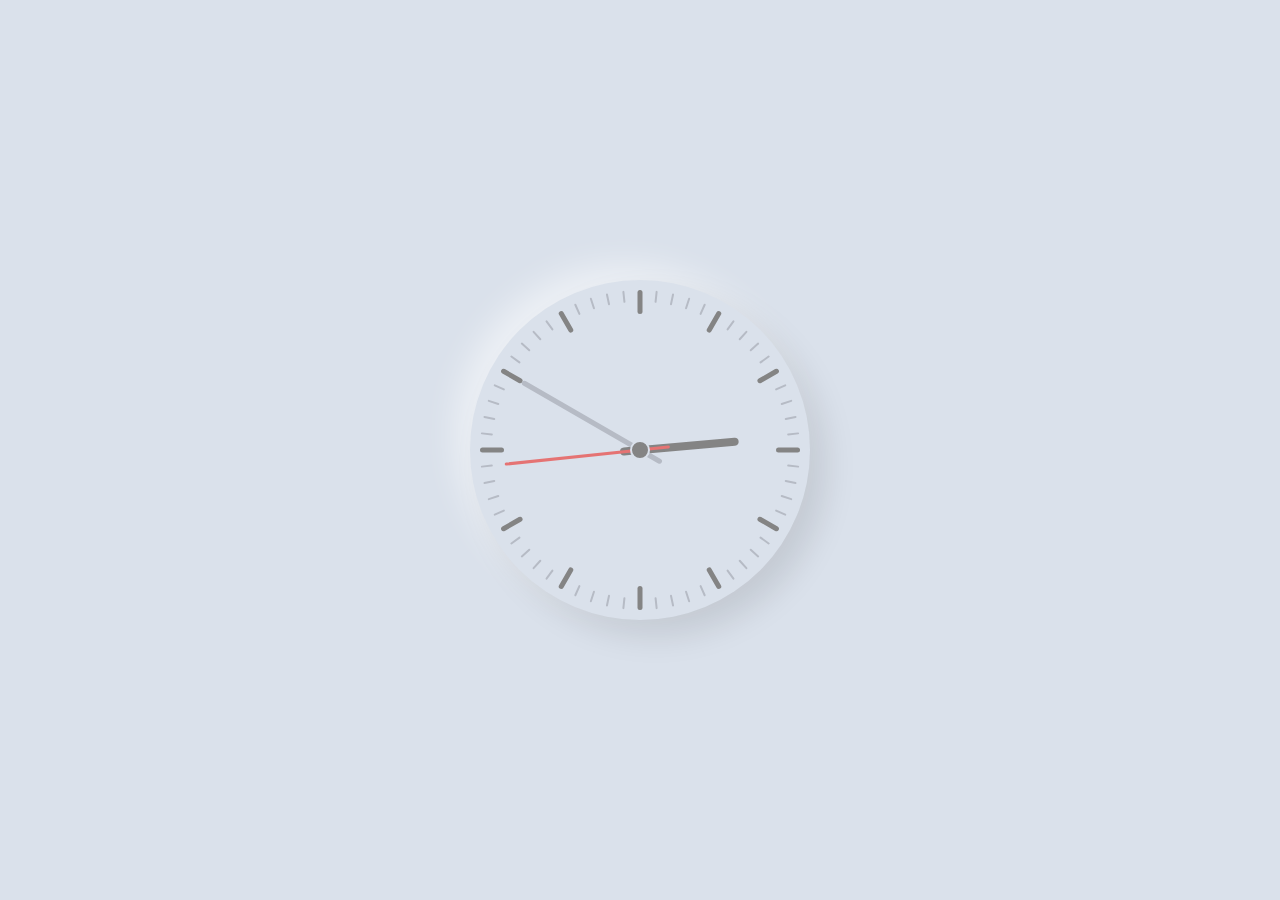
<file: index.html>
<!DOCTYPE html>
<html lang="en">

<head>
    <meta charset="UTF-8">
    <meta http-equiv="X-UA-Compatible" content="IE=edge">
    <meta name="viewport" content="width=device-width, initial-scale=1.0">
    <title>Javascript Clock</title>
    <link rel="stylesheet" href="style.css" type="text/css">
</head>

<body>
    <div class="clock">
        <div class="clock__strokes">
            <div class="clock__strokes-hours" id="strokesHours"></div>
            <div class="clock__strokes-minutes" id="strokesMinutes"></div>
        </div>

        <div class="clock__pointers">
            <div class="clock__pointers-hours" id="hours"></div>
            <div class="clock__pointers-minutes" id="minutes"></div>
            <div class="clock__pointers-seconds" id="seconds"></div>
            <div class="clock__pointers-dot"></div>
        </div>
    </div>

    <script src="main.js"></script>
</body>

</html>
</file>
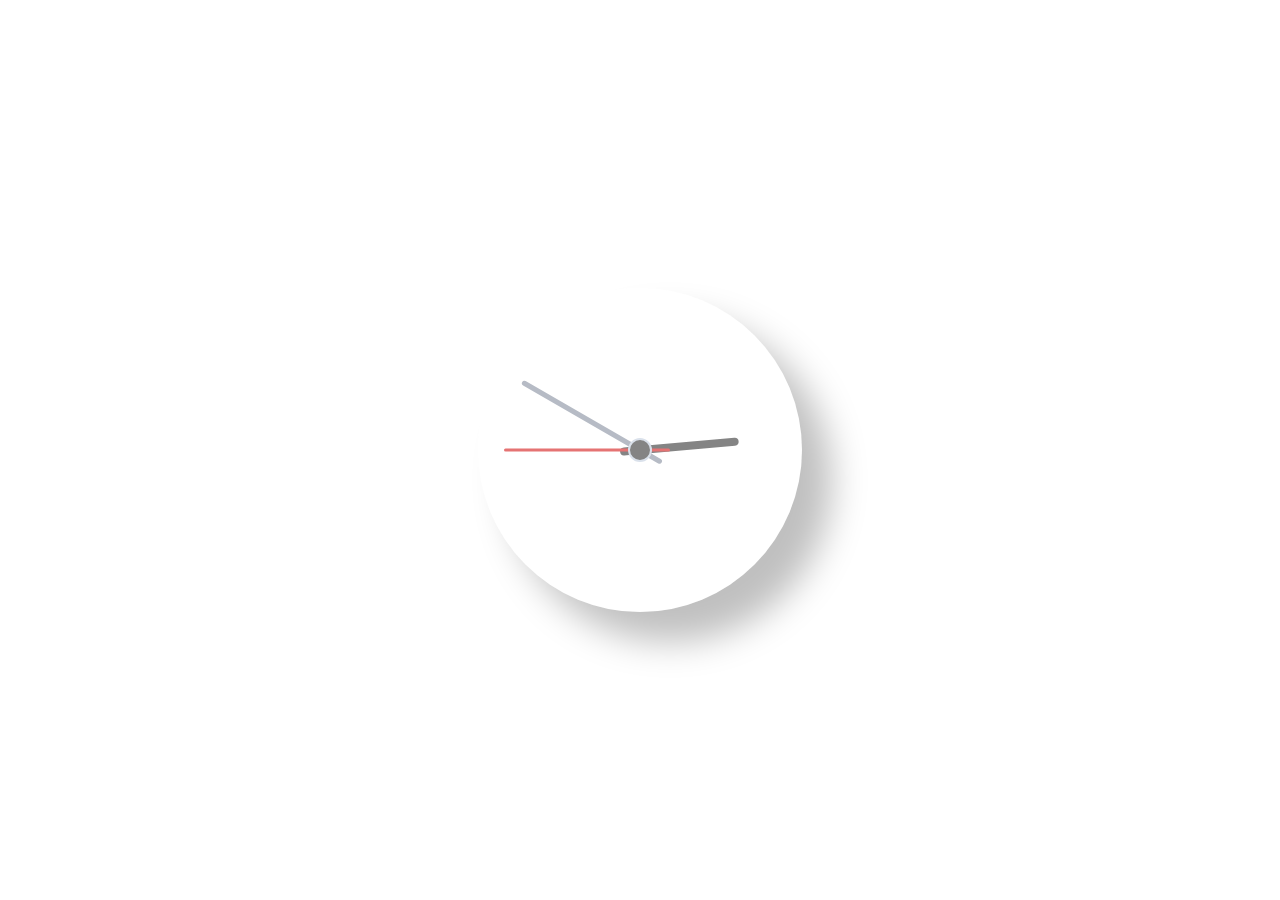
<file: Glassmorphism Clock/index.html>
<!DOCTYPE html>
<html lang="en">

<head>
    <meta charset="UTF-8">
    <meta http-equiv="X-UA-Compatible" content="IE=edge">
    <meta name="viewport" content="width=device-width, initial-scale=1.0">
    <title>Glassmorphism Clock</title>
    <link rel="stylesheet" href="style.css" type="text/css">
</head>

<body>

    <div class="clock">
        <div class="clock__strokes">
            <div class="clock__strokes-hours" id="strokesHours"></div>
            <div class="clock__strokes-minutes" id="strokesMinutes"></div>
        </div>

        <div class="clock__pointers">
            <div class="clock__pointers-hours" id="hours"></div>
            <div class="clock__pointers-minutes" id="minutes"></div>
            <div class="clock__pointers-seconds" id="seconds"></div>
            <div class="clock__pointers-dot"></div>
        </div>
    </div>

    <script src="main.js" type="text/javascript"></script>
</body>

</html>
</file>
<file: style.css>
* {
    margin: 0;
    padding: 0;
    box-sizing: border-box;
}

body {
    height: 100vh;
    display: flex;
    flex-direction: column;
    align-items: center;
    justify-content: center;
    background-color: #dae1eb;
    padding: 40px 0;
    overflow: auto;
}

.clock {
    flex-shrink: 0;
    position: relative;
    height: clamp(220px, 60vw, 340px);
    width: clamp(220px, 60vw, 340px);
    border-radius: 50%;
    box-shadow: 1rem 1rem 2rem rgba(0, 0, 0, .1),
        -1rem -1rem 2rem rgba(255, 255, 255, .5);
}

.clock__strokes,
.clock__strokes-hours,
.clock__strokes-minutes,
.clock__pointers {
    position: absolute;
    height: 100%;
    width: 100%;
}

.clock__strokes-hours {
    z-index: 200;
}

.clock__strokes-hours span,
.clock__strokes-minutes span {
    height: 100%;
    width: 100%;
    position: absolute;
    top: 0;
    left: 0;
    display: inline-block;
}

.clock__strokes-hours span::before {
    content: "";
    background-color: #b6bbc5;
    background-color: #848484;
    height: 24px;
    height: clamp(14px, 4.23vw, 24px);
    width: 5px;
    border-radius: 10px;
    display: inline-block;
    position: absolute;
    top: 10px;
    left: 50%;
    transform: translateX(-50%);
}

.clock__strokes-minutes span:before {
    content: "";
    background-color: #b6bbc5;
    height: 12px;
    height: clamp(7.76px, 2.11vw, 12px);
    width: 2px;
    border-radius: 10px;
    display: inline-block;
    position: absolute;
    top: 10px;
    left: 50%;
    transform: translateX(-50%);
}

.clock__pointers-hours,
.clock__pointers-minutes,
.clock__pointers-seconds,
.clock__pointers-dot {
    position: absolute;
    top: 50%;
    left: 50%;
    transform: translate(-50%, -50%);
}

.clock__pointers-dot {
    height: clamp(13px, 3.53vw, 20px);
    width: clamp(13px, 3.53vw, 20px);
    border-radius: 50%;
    background-color: #848484;
    border: 2px solid #dae1eb;
    z-index: 600;
}

.clock__pointers-hours {
    z-index: 300;
}

.clock__pointers-minutes {
    z-index: 400;
}

.clock__pointers-seconds {
    z-index: 500;
}

.clock__pointers-hours::before {
    content: "";
    background-color: #848484;
    height: clamp(64px, 17.47vw, 99px);
    width: 8px;
    border-radius: 10px;
    position: absolute;
    bottom: 0;
    left: 50%;
    transform: translateX(-50%);
}

.clock__pointers-hours::after {
    content: "";
    background-color: #848484;
    height: clamp(13px, 3.53vw, 20px);
    width: 8px;
    border-radius: 10px;
    position: absolute;
    top: 0;
    left: 50%;
    transform: translateX(-50%);
}

.clock__pointers-minutes::before {
    content: "";
    background-color: #b6bbc5;
    height: clamp(88px, 24vw, 136px);
    width: 5px;
    border-radius: 10px;
    position: absolute;
    bottom: 0;
    left: 50%;
    transform: translateX(-50%);
}

.clock__pointers-minutes::after {
    content: "";
    background-color: #b6bbc5;
    height: clamp(15px, 4.41vw, 25px);
    width: 5px;
    border-radius: 10px;
    position: absolute;
    top: 0;
    left: 50%;
    transform: translateX(-50%);
}

.clock__pointers-seconds::before {
    content: "";
    background-color: #e57373;
    height: clamp(88px, 24vw, 136px);
    width: 3px;
    border-radius: 10px;
    position: absolute;
    bottom: 0;
    left: 50%;
    transform: translateX(-50%);
}

.clock__pointers-seconds::after {
    content: "";
    background-color: #e57373;
    height: clamp(19px, 5.29vw, 30px);
    width: 3px;
    border-radius: 10px;
    position: absolute;
    top: 0;
    left: 50%;
    transform: translateX(-50%);
}
</file>
<file: Glassmorphism Clock/style.css>
body {
    background: url(https://dl.dropbox.com/s/8bojjv34k37t16m/Webp.net-resizeimage%20%282%29.jpg?raw=1) no-repeat center center fixed;
    background-size: cover;
    width: 100%;
    height: 100vh;
    padding: 0;
    margin: 0;
}

.clock {
    height: 320px;
    width: 320px;
    background-color: rgba(255, 255, 255, 0.06);
    backdrop-filter: blur(20px);
    border-radius: 50%;
    position: absolute;
    margin: auto;
    top: 0;
    bottom: 0;
    left: 0;
    right: 0;
    box-shadow: 30px 30px 35px rgba(0, 0, 0, 0.25);
    border: 2px solid rgba(255, 255, 255, 0.1);
}

.clock__strokes,
.clock__strokes-hours,
.clock__strokes-minutes,
.clock__pointers {
    position: absolute;
    height: 100%;
    width: 100%;
}

.clock__strokes-hours {
    z-index: 200;
}

.clock__strokes-hours span,
.clock__strokes-minutes span {
    height: 100%;
    width: 100%;
    position: absolute;
    top: 0;
    left: 0;
    display: inline-block;
}

.clock__strokes-hours span::before {
    content: "";
    background-color: #ffffff;
    height: 24px;
    height: clamp(14px, 4.23vw, 24px);
    width: 5px;
    border-radius: 10px;
    display: inline-block;
    position: absolute;
    top: 10px;
    left: 50%;
    transform: translateX(-50%);
}

/* .clock__strokes-minutes span:before {
    content: "";
    background-color: #b6bbc5;
    height: 12px;
    height: clamp(7.76px, 2.11vw, 12px);
    width: 2px;
    border-radius: 10px;
    display: inline-block;
    position: absolute;
    top: 10px;
    left: 50%;
    transform: translateX(-50%);
} */

.clock__pointers-hours,
.clock__pointers-minutes,
.clock__pointers-seconds,
.clock__pointers-dot {
    position: absolute;
    top: 50%;
    left: 50%;
    transform: translate(-50%, -50%);
}

.clock__pointers-dot {
    height: clamp(13px, 3.53vw, 20px);
    width: clamp(13px, 3.53vw, 20px);
    border-radius: 50%;
    background-color: #848484;
    border: 2px solid #dae1eb;
    z-index: 600;
}

.clock__pointers-hours {
    z-index: 300;
}

.clock__pointers-minutes {
    z-index: 400;
}

.clock__pointers-seconds {
    z-index: 500;
}

.clock__pointers-hours::before {
    content: "";
    background-color: #848484;
    height: clamp(64px, 17.47vw, 99px);
    width: 8px;
    border-radius: 10px;
    position: absolute;
    bottom: 0;
    left: 50%;
    transform: translateX(-50%);
}

.clock__pointers-hours::after {
    content: "";
    background-color: #848484;
    height: clamp(13px, 3.53vw, 20px);
    width: 8px;
    border-radius: 10px;
    position: absolute;
    top: 0;
    left: 50%;
    transform: translateX(-50%);
}

.clock__pointers-minutes::before {
    content: "";
    background-color: #b6bbc5;
    height: clamp(88px, 24vw, 136px);
    width: 5px;
    border-radius: 10px;
    position: absolute;
    bottom: 0;
    left: 50%;
    transform: translateX(-50%);
}

.clock__pointers-minutes::after {
    content: "";
    background-color: #b6bbc5;
    height: clamp(15px, 4.41vw, 25px);
    width: 5px;
    border-radius: 10px;
    position: absolute;
    top: 0;
    left: 50%;
    transform: translateX(-50%);
}

.clock__pointers-seconds::before {
    content: "";
    background-color: #e57373;
    height: clamp(88px, 24vw, 136px);
    width: 3px;
    border-radius: 10px;
    position: absolute;
    bottom: 0;
    left: 50%;
    transform: translateX(-50%);
}

.clock__pointers-seconds::after {
    content: "";
    background-color: #e57373;
    height: clamp(19px, 5.29vw, 30px);
    width: 3px;
    border-radius: 10px;
    position: absolute;
    top: 0;
    left: 50%;
    transform: translateX(-50%);
}
</file>
